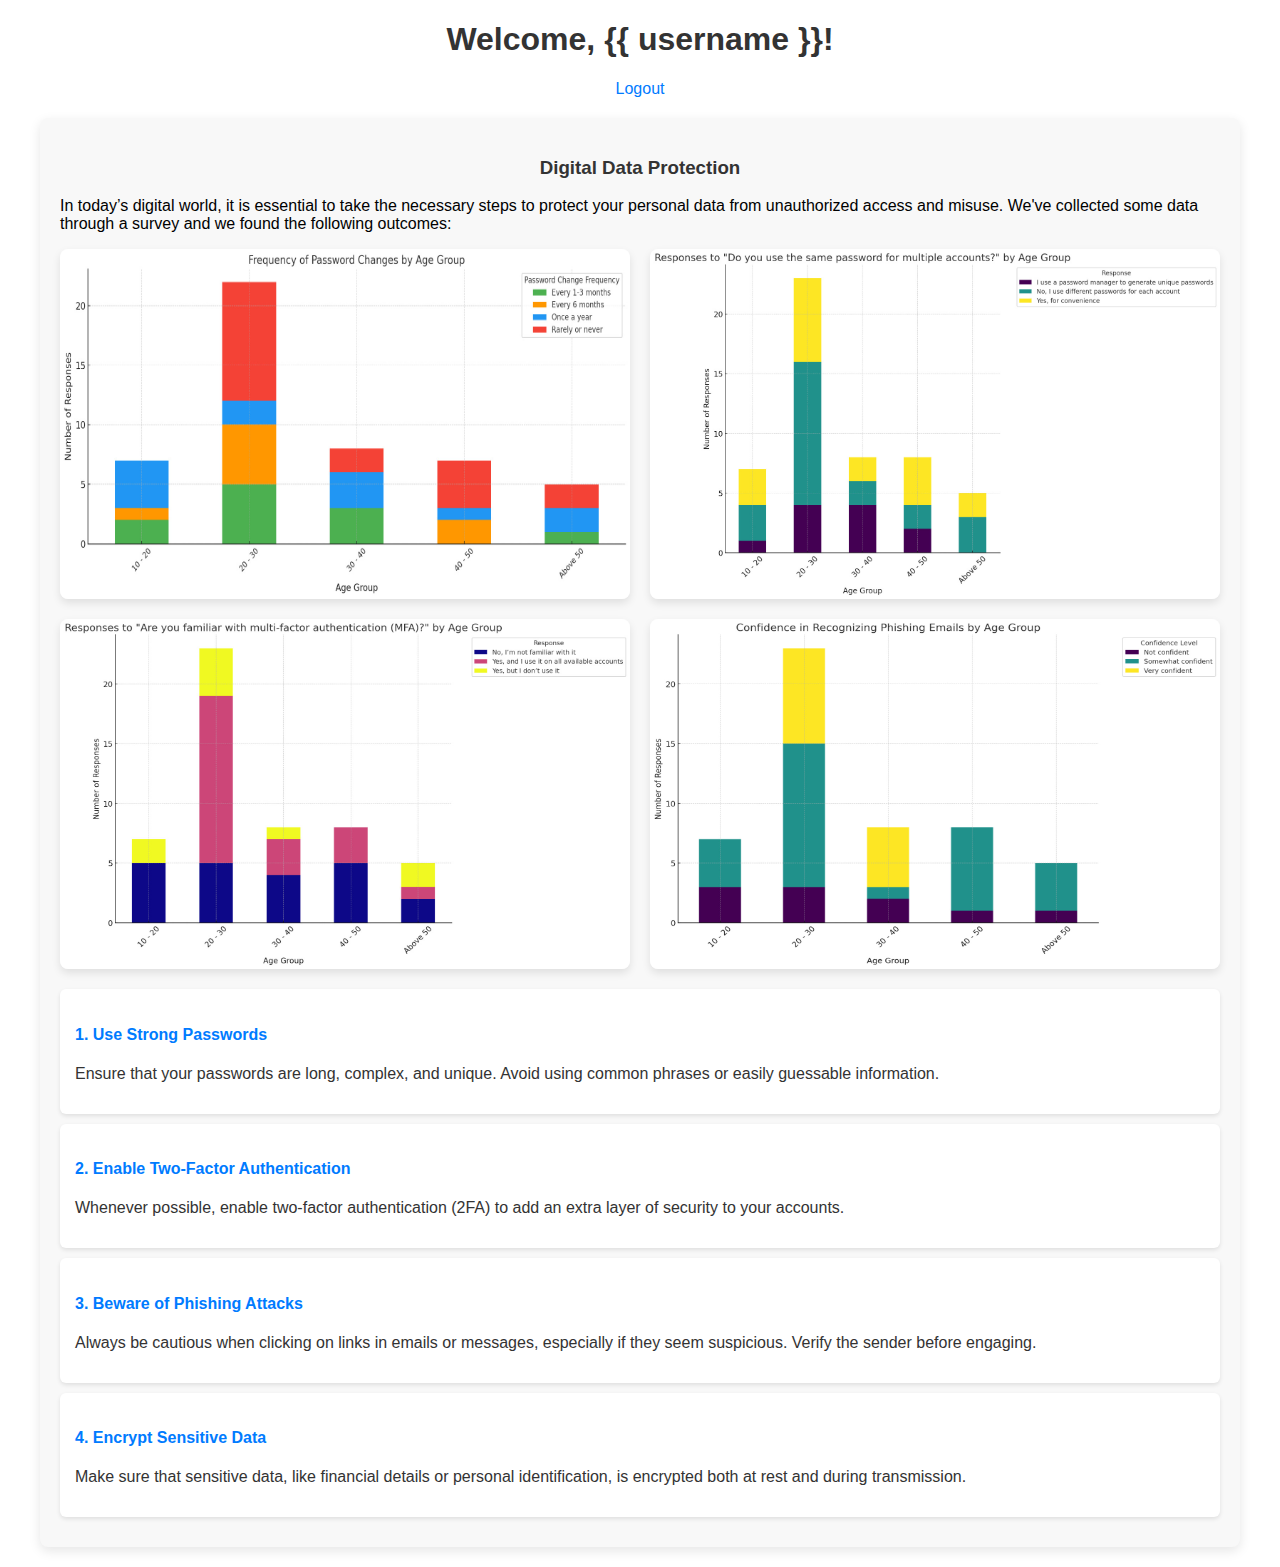
<file: StegaSecure/templates/index.html>
<!DOCTYPE html>
<html lang="en">
<head>
    <meta charset="UTF-8">
    <meta name="viewport" content="width=device-width, initial-scale=1.0">
    <title>Dashboard</title>
    <link rel="stylesheet" href="../static/css/index.css">
</head>
<body>
    <h1>Welcome, {{ username }}!</h1>
    <p id="welcome"></p>
    
    <a href="/logout" class="logout-link">Logout</a>
    <div class="container">

        <!-- Digital Data Protection Section -->
        <div class="data-protection">
            <h3>Digital Data Protection</h3>
            <p>In today’s digital world, it is essential to take the necessary steps to protect your personal data from unauthorized access and misuse. We've collected some data through a survey and we found the following outcomes:</p>

            <!-- Images Before Awareness Content -->
            <div class="image-gallery">
                <img src="../static/media/img1.jpg" alt="Security Image 1">
                <img src="../static/media/img2.jpg" alt="Security Image 2">
                <img src="../static/media/img3.jpg" alt="Security Image 3">
                <img src="../static/media/img4.jpg" alt="Security Image 4">
            </div>

            <!-- Tips Section -->
            <div class="tips">
                <div class="tip">
                    <h4>1. Use Strong Passwords</h4>
                    <p>Ensure that your passwords are long, complex, and unique. Avoid using common phrases or easily guessable information.</p>
                </div>
                <div class="tip">
                    <h4>2. Enable Two-Factor Authentication</h4>
                    <p>Whenever possible, enable two-factor authentication (2FA) to add an extra layer of security to your accounts.</p>
                </div>
                <div class="tip">
                    <h4>3. Beware of Phishing Attacks</h4>
                    <p>Always be cautious when clicking on links in emails or messages, especially if they seem suspicious. Verify the sender before engaging.</p>
                </div>
                <div class="tip">
                    <h4>4. Encrypt Sensitive Data</h4>
                    <p>Make sure that sensitive data, like financial details or personal identification, is encrypted both at rest and during transmission.</p>
                </div>
            </div>
        </div>
    </div>

    <script>
        window.onload = function() {
            // Show an alert box upon successful login
            alert("You are logged in successfully.");
    
            // Hide the success message automatically after 5 seconds
            setTimeout(function() {
                var successMessage = document.getElementById("welcome");
                successMessage.style.display = "none"; // Hide the message
            }, 5000); // 5000 milliseconds = 5 seconds
    
            // Function to close the success message when the "×" is clicked
            document.getElementById("closeMessage").onclick = function() {
                var successMessage = document.getElementById("loginSuccessMessage");
                successMessage.style.display = "none"; // Hide the message
            };
        };
    </script>
</body>
</html>
</file>
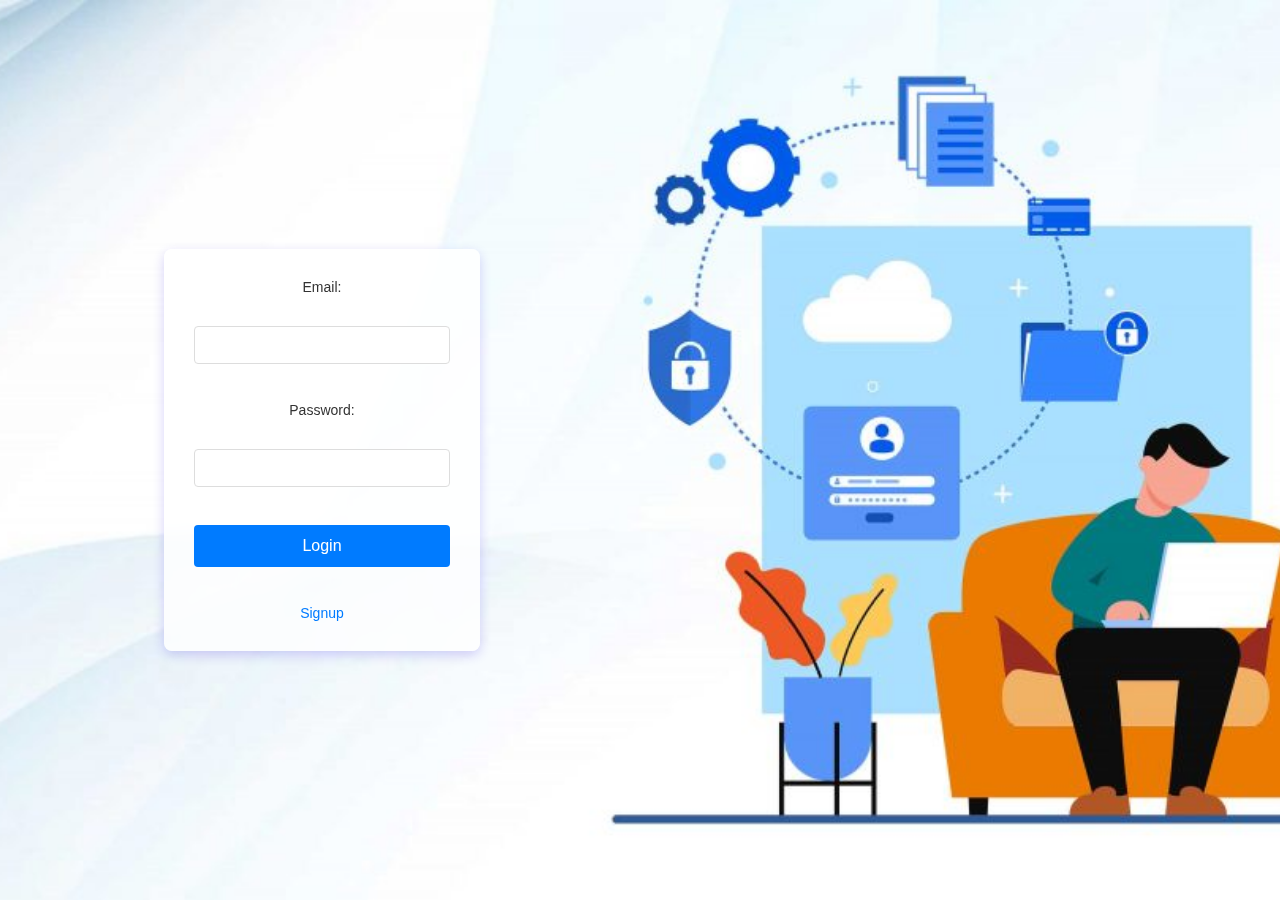
<file: StegaSecure/templates/login.html>
<!DOCTYPE html>
<html lang="en">
<head>
    <meta charset="UTF-8">
    <meta name="viewport" content="width=device-width, initial-scale=1.0">
    <title>Login</title>
    <link rel="stylesheet" href="../static/css/login.css">
</head>
<body>
    <h2>Login</h2>
    <div class="form-container">
        <form action="/login" method="POST">
            <label for="email">Email:</label><br>
            <input type="email" id="email" name="email" required><br><br>

            <label for="password">Password:</label><br>
            <input type="password" id="password" name="password" required><br><br>

            <button type="submit">Login</button>
        </form>

        <br>
        <a href="/">Signup</a>
    </div>
</body>
</html>
</file>
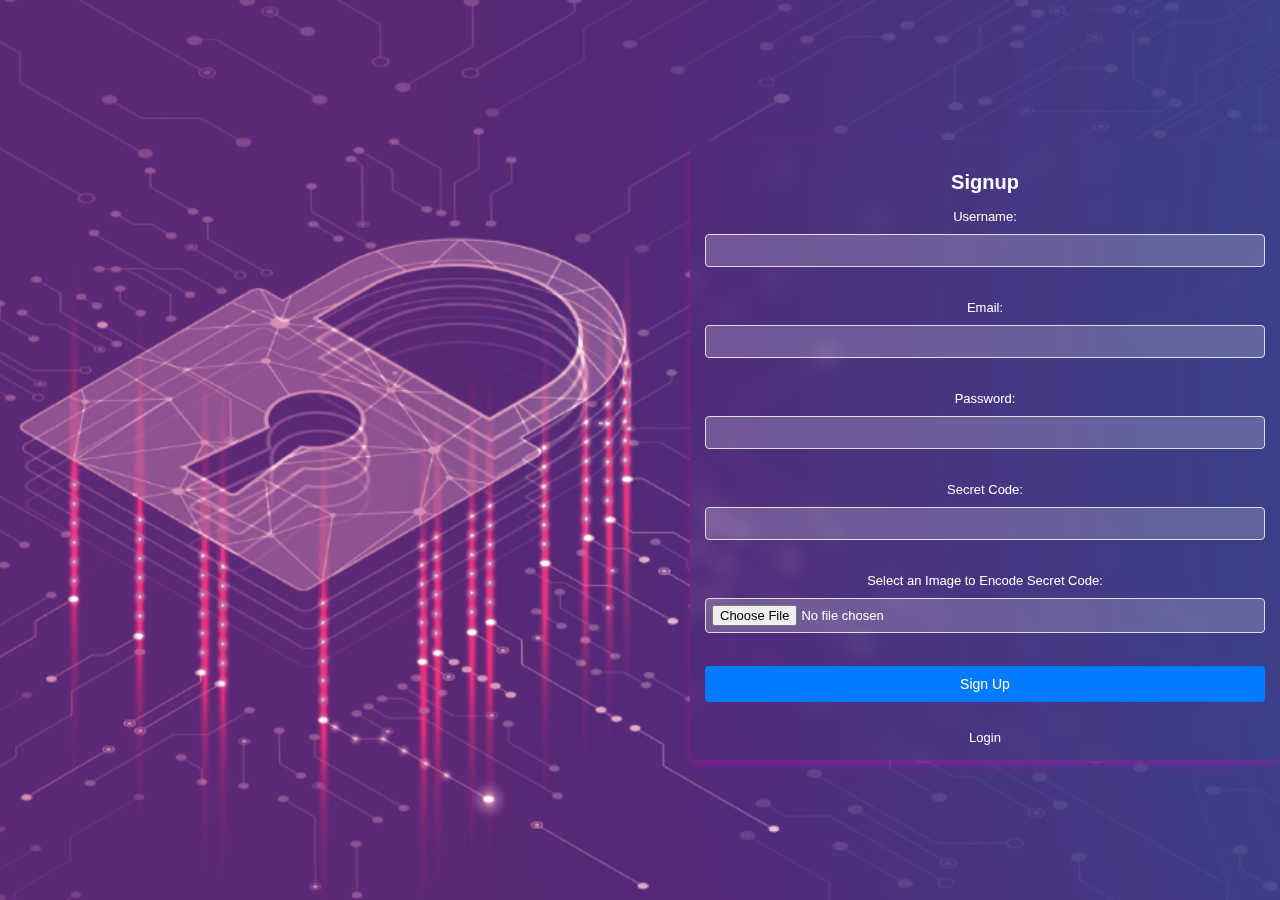
<file: StegaSecure/templates/signup.html>
<!DOCTYPE html>
<html lang="en">
<head>
    <meta charset="UTF-8">
    <meta name="viewport" content="width=device-width, initial-scale=1.0">
    <title>Signup</title>
    <link rel="stylesheet" href="../static/css/signup.css">
</head>
<body>
    <div id="signup-container">
        <h2>Signup</h2>
        <form id="signupForm" action="/signup" method="POST" enctype="multipart/form-data">
            <label for="username">Username:</label>
            <input type="text" id="username" name="username" required><br><br>

            <label for="email">Email:</label>
            <input type="email" id="email" name="email" required><br><br>

            <label for="password">Password:</label>
            <input type="password" id="password" name="password" required><br><br>

            <label for="secret_code">Secret Code:</label>
            <input type="text" id="secret_code" name="secret_code" required><br><br>

            <label for="image">Select an Image to Encode Secret Code:</label>
            <input type="file" id="image" name="image" accept="image/*" required><br><br>

            <button type="submit">Sign Up</button>
        </form>
        <br>
        <a href="/login">Login</a>
    </div>
</body>
</html>
</file>
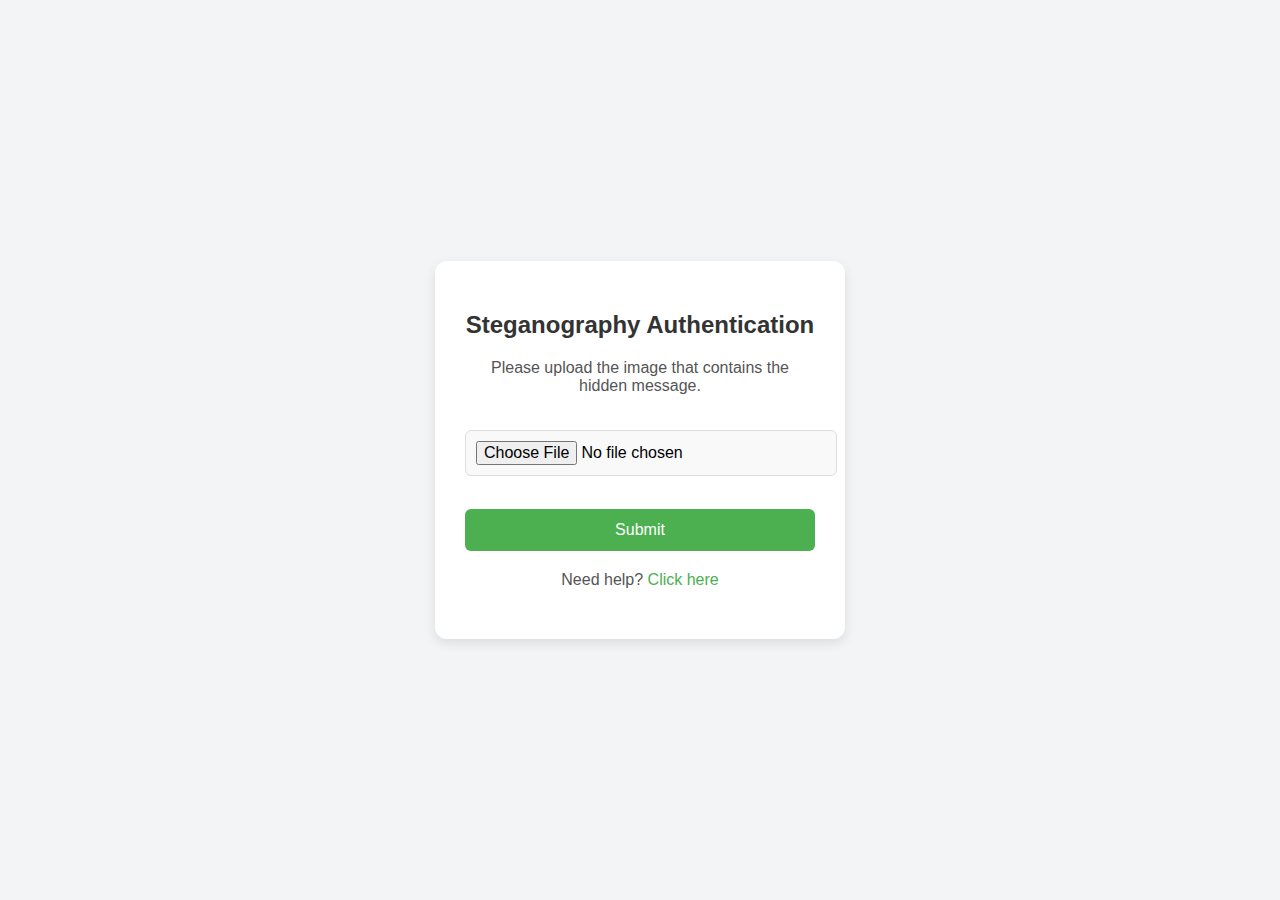
<file: StegaSecure/templates/stego_auth.html>
<!DOCTYPE html>
<html lang="en">
<head>
    <meta charset="UTF-8">
    <meta name="viewport" content="width=device-width, initial-scale=1.0">
    <title>Steganography Authentication</title>
    <style>
        body {
            font-family: 'Arial', sans-serif;
            display: flex;
            justify-content: center;
            align-items: center;
            height: 100vh;
            margin: 0;
            background-color: #f3f4f6;
        }
        .auth-container {
            background-color: #fff;
            padding: 30px;
            border-radius: 12px;
            box-shadow: 0 4px 12px rgba(0, 0, 0, 0.1);
            width: 350px;
            text-align: center;
        }
        h2 {
            color: #333;
            margin-bottom: 20px;
            font-size: 24px;
        }
        p {
            color: #555;
            font-size: 16px;
            margin-bottom: 20px;
        }
        input[type="file"] {
            padding: 10px;
            margin: 15px 0;
            border: 1px solid #ddd;
            border-radius: 6px;
            font-size: 16px;
            width: 100%;
            background-color: #f9f9f9;
        }
        input[type="file"]:focus {
            border-color: #4CAF50;
            outline: none;
        }
        button {
            padding: 12px;
            background-color: #4CAF50;
            color: white;
            border: none;
            border-radius: 6px;
            cursor: pointer;
            font-size: 16px;
            width: 100%;
        }
        button:hover {
            background-color: #45a049;
        }
        .error {
            color: red;
            font-size: 14px;
            margin-top: 10px;
        }
        .form-footer {
            margin-top: 20px;
            font-size: 14px;
            color: #555;
        }
        .form-footer a {
            color: #4CAF50;
            text-decoration: none;
        }
        .form-footer a:hover {
            text-decoration: underline;
        }
    </style>
</head>
<body>

<div class="auth-container">
    <h2>Steganography Authentication</h2>
    <p>Please upload the image that contains the hidden message.</p>
    <form id="stegoForm" action="/stego_auth" method="POST" enctype="multipart/form-data">
        <input type="file" name="stegano_image" accept="image/*" required />
        <br><br>
        <button type="submit">Submit</button>
    </form>

    <div class="form-footer">
        <p>Need help? <a href="/help">Click here</a></p>
    </div>
</div>

<script>
    document.getElementById('stegoForm').addEventListener('submit', function(event) {
        event.preventDefault(); // Prevent form from submitting normally

        // Show a loading message or animation (Optional)
        let button = document.querySelector("button[type='submit']");
        button.textContent = "Uploading..."; // Change button text to indicate upload is in progress
        button.disabled = true; // Disable the button to prevent multiple submissions

        // Perform the form submission using Fetch API to get control over the process
        let formData = new FormData(this);

        fetch('/stego_auth', {
            method: 'POST',
            body: formData
        })
        .then(response => {
            if (response.ok) {
                // If the upload is successful, redirect to the index.html
                window.location.href = '/dashboard';
            } else {
                // If the upload fails, alert the user and re-enable the button
                alert("Error uploading image.");
                button.textContent = "Submit"; // Reset button text
                button.disabled = false; // Re-enable the button
            }
        })
        .catch(error => {
            // Handle errors if the fetch request fails
            alert("An error occurred. Please try again.");
            button.textContent = "Submit"; // Reset button text
            button.disabled = false; // Re-enable the button
        });
    });
</script>

</body>
</html>
</file>
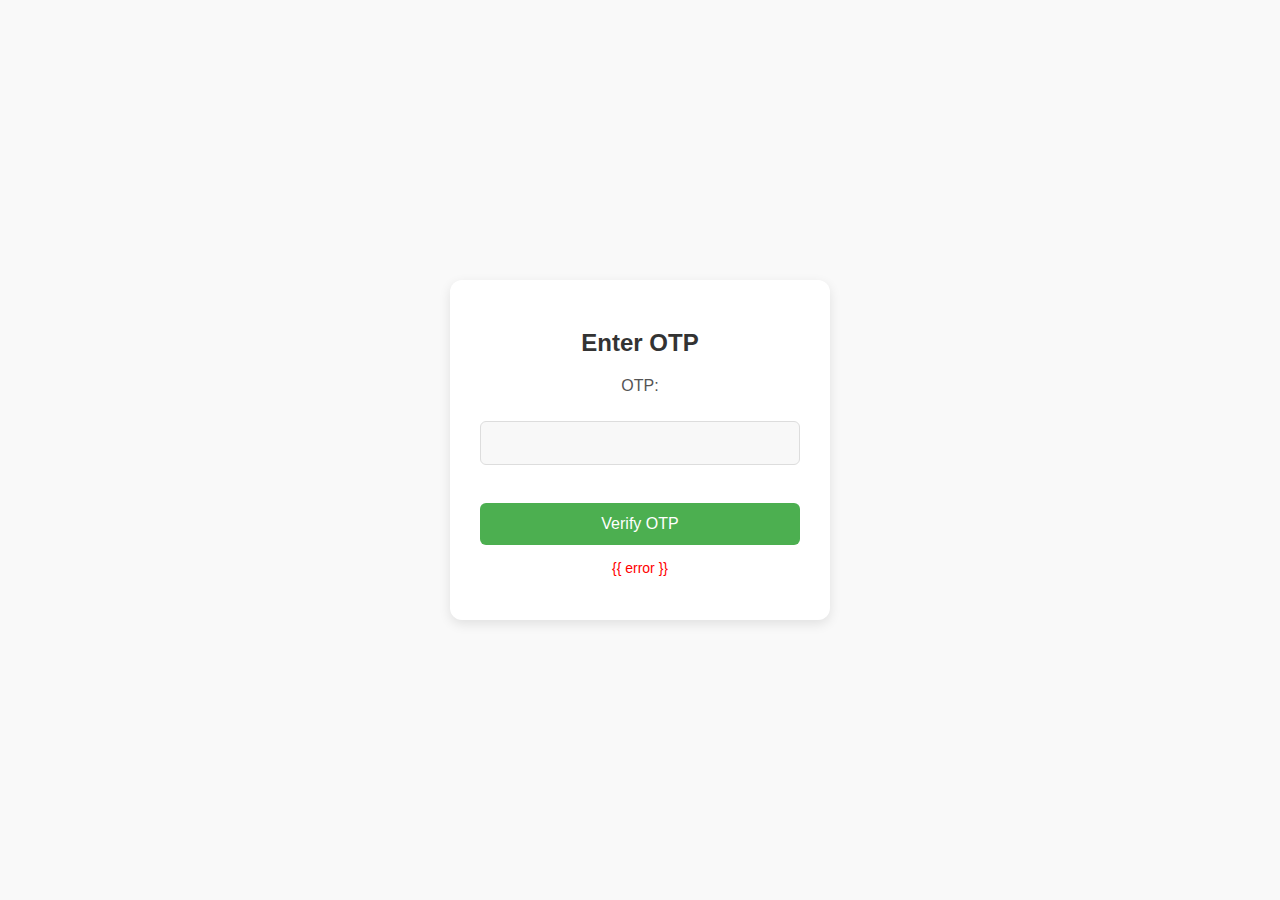
<file: StegaSecure/templates/verify_otp.html>
<!DOCTYPE html>
<html lang="en">
<head>
    <meta charset="UTF-8">
    <meta name="viewport" content="width=device-width, initial-scale=1.0">
    <title>Verify OTP</title>
    <style>
        body {
            font-family: 'Arial', sans-serif;
            background-color: #f9f9f9;
            margin: 0;
            padding: 0;
            display: flex;
            justify-content: center;
            align-items: center;
            height: 100vh;
        }
        .otp-container {
            background-color: #fff;
            padding: 30px;
            border-radius: 12px;
            box-shadow: 0 4px 12px rgba(0, 0, 0, 0.1);
            width: 320px;
            text-align: center;
        }
        h2 {
            color: #333;
            margin-bottom: 20px;
            font-size: 24px;
        }
        label {
            color: #555;
            font-size: 16px;
            display: block;
            margin-bottom: 8px;
        }
        input[type="text"] {
            padding: 12px;
            border: 1px solid #ddd;
            border-radius: 6px;
            font-size: 16px;
            width: 100%;
            box-sizing: border-box;
            margin-bottom: 20px;
            background-color: #f8f8f8;
        }
        input[type="text"]:focus {
            border-color: #4CAF50;
            outline: none;
        }
        button {
            padding: 12px;
            background-color: #4CAF50;
            color: white;
            border: none;
            border-radius: 6px;
            cursor: pointer;
            font-size: 16px;
            width: 100%;
        }
        button:hover {
            background-color: #45a049;
        }
        .error {
            color: red;
            font-size: 14px;
            margin-top: 15px;
        }
    </style>
</head>
<body>

<div class="otp-container">
    <h2>Enter OTP</h2>
    <form action="/verify_otp" method="POST">
        <label for="otp">OTP:</label><br>
        <input type="text" id="otp" name="otp" required><br><br>

        <button type="submit">Verify OTP</button>
    </form>
    <p class="error">{{ error }}</p>
</div>

</body>
</html>
</file>
<file: StegaSecure/static/css/index.css>
/* General Reset */
body {
    font-family: Arial, sans-serif;
    margin: 0;
    padding: 0;
}

/* Container Styling */
.container {
    padding: 20px;
    max-width: 1200px;
    margin: 0 auto;
}

.logout-link{
    text-align: right;
}

/* Heading and Subheading Styling */
h1, h2 {
    text-align: center;
    color: #333;
}

/* Image Gallery Styling (2 in a row) */
.image-gallery {
    display: grid;
    grid-template-columns: repeat(2, 1fr); /* 2 images per row */
    gap: 20px;
    margin-bottom: 20px;
}

.image-gallery img {
    width: 100%;
    height: auto;
    border-radius: 8px;
    box-shadow: 0 4px 8px rgba(0, 0, 0, 0.1);
    height: 350px;
}

/* Digital Data Protection Section */
.data-protection {
    background-color: #f8f8f8;
    padding: 20px;
    border-radius: 8px;
    box-shadow: 0 4px 12px rgba(0, 0, 0, 0.1);
}

.data-protection h3 {
    text-align: center;
    color: #333;
}

.tips {
    margin-top: 20px;
}

.tip {
    background-color: #fff;
    padding: 15px;
    margin: 10px 0;
    border-radius: 6px;
    box-shadow: 0 2px 4px rgba(0, 0, 0, 0.1);
}

.tip h4 {
    color: #007BFF;
}

.tip p {
    color: #333;
}

/* Logout Link */
.logout-link {
    display: block;
    text-align: center;
    margin-top: 20px;
    font-size: 16px;
    color: #007BFF;
    text-decoration: none;
}

.logout-link:hover {
    text-decoration: underline;
}
</file>
<file: StegaSecure/static/css/login.css>
/* General Reset */
body {
    font-family: Arial, sans-serif;
    margin: 0;
    padding: 0;
    display: flex;
    justify-content: flex-start; /* Align the form container to the left */
    align-items: center; /* Vertically center the container */
    height: 100vh;
    background-image: url('../media/login_bg.jpg'); /* Replace with your actual image path */
    background-size: cover; /* Cover the entire background */
    background-position: center; /* Center the background image */
    background-repeat: no-repeat; /* Prevent repeating the background */
    background-attachment: fixed; /* Fix the background while scrolling */
}

/* Heading Styling */
h2 {
    color: white;
    text-align: center;
    margin-top: 50px;
    font-size: 28px;
    width: 100%;
}

/* Form Container Styling */
.form-container {
    width: 2000px;
    max-width: 600px; /* Fixed max-width */
    /* height: 500px; */
    padding: 30px;
    background-color: rgba(255, 255, 255, 0.8); /* Semi-transparent background */
    border-radius: 8px;
    box-shadow: 0 4px 12px rgba(51, 24, 223, 0.2); /* Soft shadow for depth */
    backdrop-filter: blur(8px); /* Subtle blur effect on the background */
    text-align: center;
    margin-right: 800px; /* Shift the container to the left */
}

/* Label Styling */
label {
    font-size: 14px;
    color: #333;
    display: block;
    margin-bottom: 5px;
}

/* Input Fields Styling */
input[type="email"],
input[type="password"] {
    width: 100%;
    padding: 10px;
    margin: 8px 0 20px;
    border: 1px solid #ddd;
    border-radius: 4px;
    box-sizing: border-box;
    font-size: 14px;
    color: #333;
}

/* Button Styling */
button {
    background-color: #007BFF;
    color: white;
    padding: 12px;
    width: 100%;
    border: none;
    border-radius: 4px;
    font-size: 16px;
    cursor: pointer;
    transition: background-color 0.3s ease;
}

button:hover {
    background-color: #0056b3;
}

/* Link Styling */
a {
    display: block;
    text-align: center;
    margin-top: 20px;
    font-size: 14px;
    color: #007BFF;
    text-decoration: none;
    transition: color 0.3s ease;
}

a:hover {
    text-decoration: underline;
    color: #0056b3;
}
</file>
<file: StegaSecure/static/css/signup.css>
/* General Reset */
body {
    font-family: Arial, sans-serif;
    margin: 0;
    padding: 0;
    display: flex;
    justify-content: center; /* Horizontally center the container */
    align-items: center; /* Vertically center the container */
    height: 100vh;
    background-image: url('../media/signup_bg.jpg'); /* Replace with the path to your image */
    background-size: cover; /* Ensures the image covers the entire background */
    background-position: center; /* Centers the image */
    background-repeat: no-repeat; /* Prevents the image from repeating */
    background-attachment: fixed; /* Makes the background image fixed while scrolling */
}

/* Signup Container Styling */
#signup-container {
    width: 90%; /* Set a percentage width for responsiveness */
    max-width: 600px; /* Limits the width on larger screens */
    min-height: 300px; /* Ensures the height is smaller */
    background-color: rgba(255, 255, 255, 0.001); /* White background with slight opacity */
    padding: 15px; /* Reduced padding to make it more compact */
    border-radius: 8px;
    box-shadow: 0 4px 10px rgba(215, 8, 191, 0.372);
    backdrop-filter: blur(10px); /* Adds a subtle blur effect to the background */
    text-align: center; /* Centers the form content */
    margin-left: 690px;
}

/* Heading Styling */
h2 {
    text-align: center;
    color: white; /* Change text color to white */
    margin-bottom: 15px;
    font-size: 20px; /* Smaller heading size */
}

/* Label Styling */
label {
    font-size: 13px; /* Smaller label text */
    color: white; /* Change label text color to white */
    display: block;
    margin-bottom: 5px;
}

/* Input Fields Styling */
input[type="text"],
input[type="email"],
input[type="password"],
input[type="file"] {
    width: 100%;
    padding: 8px; /* Smaller padding for inputs */
    margin: 5px 0 15px; /* Reduced margin */
    border: 1px solid #ddd;
    border-radius: 4px;
    box-sizing: border-box;
    font-size: 13px; /* Smaller font size */
    color: white; 
    background-color: rgba(255, 255, 255, 0.2); 
    text-align: left;
}

input[type="file"] {
    padding: 6px;
}

/* Button Styling */
button {
    background-color: #007BFF;
    color: white; /* Change button text color to white */
    padding: 10px; /* Smaller button */
    width: 100%;
    border: none;
    border-radius: 4px;
    font-size: 14px; /* Smaller font size */
    cursor: pointer;
    transition: background-color 0.3s ease;
}

button:hover {
    background-color: #0056b3;
}

/* Link Styling */
a {
    display: block;
    text-align: center;
    margin-top: 10px; /* Reduced margin */
    font-size: 13px; /* Smaller font size */
    color: white; /* Change link text color to white */
    text-decoration: none;
    transition: color 0.3s ease;
}

a:hover {
    text-decoration: underline;
    color: #0056b3;
}
</file>
